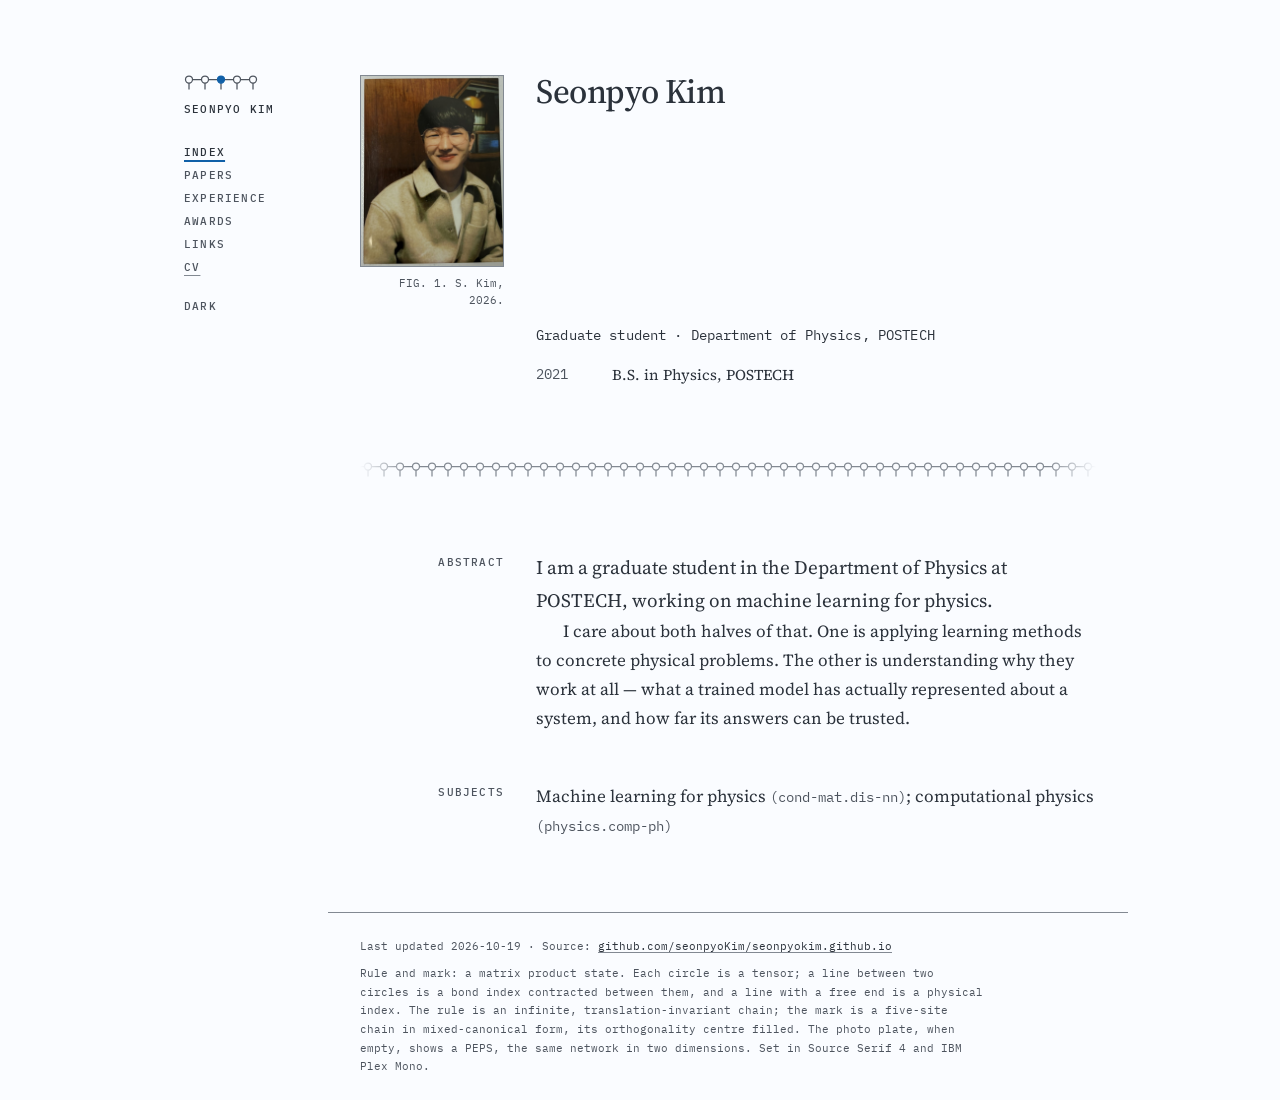
<file: index.html>
<!DOCTYPE html>
<html lang="en">
<head>
<meta charset="utf-8">
<meta name="viewport" content="width=device-width,initial-scale=1">
<meta name="color-scheme" content="light">
<!-- Restore the reader's saved theme before the stylesheet parses, so a
     dark-toggled visitor never sees a flash of light. Light is the default. -->
<script>try{var t=localStorage.getItem('theme');if(t==='dark'||t==='light'){var d=document.documentElement;d.dataset.theme=t;d.style.colorScheme=t}}catch(e){}</script>
<title>Seonpyo Kim</title>
<meta name="description" content="Seonpyo Kim — graduate student in the Department of Physics, POSTECH, working on machine learning for physics.">
<meta property="og:type" content="profile">
<meta property="og:title" content="Seonpyo Kim">
<meta property="og:description" content="Graduate student in the Department of Physics, POSTECH, working on machine learning for physics.">
<meta property="og:url" content="https://seonpyokim.github.io/">
<!-- The ?v= on favicon.svg and style.css is the date either file last
     changed. Bump it on every page whenever you edit them: GitHub Pages
     lets browsers keep a file for ten minutes, so without a new URL a fresh
     page can arrive with the old stylesheet. -->
<link rel="icon" href="favicon.svg?v=2026-10-19" type="image/svg+xml">
<link rel="preconnect" href="https://fonts.googleapis.com">
<link rel="preconnect" href="https://fonts.gstatic.com" crossorigin>
<link rel="stylesheet" href="https://fonts.googleapis.com/css2?family=IBM+Plex+Mono:wght@400;500&amp;family=Source+Serif+4:ital,opsz,wght@0,8..60,400..600;1,8..60,400&amp;display=swap">
<link rel="stylesheet" href="style.css?v=2026-10-19">
</head>
<body>

<a class="skip" href="#main">Skip to content</a>

<header class="masthead">
  <div class="wrap masthead__in">
    <a class="wordmark" href="index.html">
      <!-- The mark: a five-site matrix product state with open ends, in
           mixed-canonical form. The filled tensor is the orthogonality
           centre; the rest are hollow. -->
      <svg class="mark" width="74" height="20" viewBox="0 0 74 20" role="img" aria-label="A five-site matrix product state, its orthogonality centre filled" color="#4D545E" xmlns="http://www.w3.org/2000/svg"><g fill="none" stroke="currentColor" stroke-width="1.25"><path d="M8.5 7.5H17.5M24.5 7.5H33.5M40.5 7.5H49.5M56.5 7.5H65.5M5 11V17.5M21 11V17.5M37 11V17.5M53 11V17.5M69 11V17.5"/><circle cx="5" cy="7.5" r="3.5"/><circle cx="21" cy="7.5" r="3.5"/><circle cx="53" cy="7.5" r="3.5"/><circle cx="69" cy="7.5" r="3.5"/></g><circle class="oc" cx="37" cy="7.5" r="3.5" fill="#1060A8" stroke="#1060A8" stroke-width="1.25"/></svg>
      <span>Seonpyo Kim</span>
    </a>
    <nav aria-label="Primary">
      <a href="index.html" aria-current="page">Index</a>
      <span class="sep" aria-hidden="true">&middot;</span>
      <a href="papers.html">Papers</a>
      <span class="sep" aria-hidden="true">&middot;</span>
      <a href="experience.html">Experience</a>
      <span class="sep" aria-hidden="true">&middot;</span>
      <a href="awards.html">Awards</a>
      <span class="sep" aria-hidden="true">&middot;</span>
      <a href="links.html">Links</a>
      <span class="sep" aria-hidden="true">&middot;</span>
      <a href="CV/cv.pdf" download="Seonpyo_Kim_CV.pdf">CV<span class="vh"> (PDF)</span></a>
      <span class="sep" aria-hidden="true">&middot;</span>
      <button class="theme" type="button" aria-pressed="false" hidden>Dark</button>
    </nav>
  </div>
</header>

<main id="main" class="wrap">

  <!-- ==================== TITLE BLOCK ==================== -->
  <section class="row titleblock">

    <!-- PHOTO. portrait.jpg is 576x720 (a 4:5 crop), 67 KB, with ALL metadata
         stripped — the camera original carried GPS coordinates, which must
         never be published. To replace it: drop in a new portrait.jpg at the
         same size, run it through an EXIF stripper first, and edit the
         caption below. If the file is ever missing the plate falls back to
         a PEPS tensor network, so the layout never breaks. -->
    <figure class="rail plate-fig">
      <div class="plate">
        <svg class="plate__lattice" viewBox="0 0 144 180" preserveAspectRatio="xMidYMid slice" aria-hidden="true" focusable="false" color="#828992" xmlns="http://www.w3.org/2000/svg"><defs><pattern id="peps" patternUnits="userSpaceOnUse" x="0" y="0" width="24" height="24"><g fill="none" stroke="currentColor" stroke-width="1.25"><path d="M0 12H8.5M15.5 12H24M12 0V8.5M12 15.5V24M9.53 14.47L4.93 19.07"/><circle cx="12" cy="12" r="3.5"/></g></pattern></defs><rect width="144" height="180" fill="url(#peps)"/></svg>
        <img src="portrait.jpg" alt="Seonpyo Kim" width="576" height="771" onerror="this.remove()">
      </div>
      <figcaption>FIG.&nbsp;1. S. Kim, 2026.</figcaption>
    </figure>

    <!-- Your name in Hangul can go here if you want it — it helps tell you
         apart from the other published Seonpyo Kim. I have left it out
         rather than guess the spelling; fill it in and uncomment:
         <span class="ko" lang="ko">김선표</span>   -->
    <h1 class="name">Seonpyo Kim</h1>

    <!-- AFFILIATION. Taken from your own GitHub bio. Add your centre, group
         or advisor on a second line if you want them here, e.g.
         <br>IBS Center for Artificial Low Dimensional Electronic Systems -->
    <p class="standfirst">Graduate student &middot; Department of Physics, POSTECH</p>

    <!-- EDUCATION / HISTORY. Newest first, like every other list on this site.
         To add an entry, copy a dt/dd pair and put it ABOVE the existing ones:
           <dt><time datetime="2027">2027</time></dt>
           <dd>M.S. in Physics, POSTECH</dd>
         For a span, use the start year in datetime and an en dash in the text:
           <dt><time datetime="2021">2021&ndash;</time></dt>              -->
    <dl class="history">
      <dt><time datetime="2021">2021</time></dt>
      <dd>B.S. in Physics, POSTECH</dd>
    </dl>
  </section>

  <!-- The rule: an infinite matrix product state, one tensor every 16px. -->
  <svg class="mps" width="100%" height="20" aria-hidden="true" focusable="false" color="#828992" xmlns="http://www.w3.org/2000/svg"><defs><pattern id="mps" patternUnits="userSpaceOnUse" x="0" y="0" width="16" height="20"><g fill="none" stroke="currentColor" stroke-width="1.25"><path d="M0 7.5H4.5M11.5 7.5H16M8 11V17.5"/><circle cx="8" cy="7.5" r="3.5"/></g></pattern></defs><rect width="100%" height="20" fill="url(#mps)"/></svg>

  <!-- ==================== ABSTRACT ==================== -->
  <section class="row" aria-labelledby="lbl-abstract">
    <h2 class="rail label" id="lbl-abstract">Abstract</h2>
    <div class="prose">
      <!-- TWO TO FOUR SENTENCES IS THE TARGET. First person, plainly stated.
           The one thing worth adding here is what you actually work on and
           who you work with — that is the sentence readers come for. -->
      <p class="lede">I am a graduate student in the Department of Physics at
        POSTECH, working on machine learning for physics.</p>
      <p>I care about both halves of that. One is applying learning methods to
        concrete physical problems. The other is understanding why they work at
        all &mdash; what a trained model has actually represented about a
        system, and how far its answers can be trusted.</p>
    </div>
  </section>

  <!-- ==================== SUBJECTS ==================== -->
  <section class="row" aria-labelledby="lbl-subjects">
    <h2 class="rail label" id="lbl-subjects">Subjects</h2>
    <!-- Add the specific systems or methods once you want to be concrete.
         Nouns, not adjectives: "neural quantum states; variational Monte
         Carlo; phase classification" reads well; "AI for science; novel
         methods" does not. Never more than six.
         The codes are real arXiv categories, verified against
         arxiv.org/category_taxonomy:
           cond-mat.dis-nn  Disordered Systems and Neural Networks
           physics.comp-ph  Computational Physics
           cs.LG / stat.ML  Machine Learning
           physics.data-an  Data Analysis, Statistics and Probability
         Use whichever you actually post under as the first one. -->
    <p class="subjects">Machine learning for physics
      <code class="cat">(cond-mat.dis-nn)</code>; computational physics
      <code class="cat">(physics.comp-ph)</code></p>
  </section>

</main>

<footer class="colophon">
  <div class="wrap">
    <!-- Bump this date by hand when you change the page. It is deliberately
         not auto-generated: an auto year makes an abandoned site look
         maintained, which is the actual harm. -->
    <p>Last updated <time datetime="2026-10-19">2026-10-19</time> &middot;
      Source: <a href="https://github.com/seonpyoKim/seonpyokim.github.io">github.com/seonpyoKim/seonpyokim.github.io</a></p>
    <p>Rule and mark: a matrix product state. Each circle is a tensor; a line between two circles is a bond index contracted between them, and a line with a free end is a physical index. The rule is an infinite, translation-invariant chain; the mark is a five-site chain in mixed-canonical form, its orthogonality centre filled. The photo plate, when empty, shows a PEPS, the same network in two dimensions. Set in Source Serif 4 and IBM Plex Mono.</p>
  </div>
</footer>

<!-- Theme toggle. The button is hidden until this runs, so it never appears
     as a dead control when JavaScript is off. -->
<script>
(function(){
  var b=document.querySelector('.theme'),d=document.documentElement;
  if(!b)return;
  b.hidden=false;
  function sync(){b.setAttribute('aria-pressed',d.dataset.theme==='dark')}
  sync();
  b.addEventListener('click',function(){
    var next=d.dataset.theme==='dark'?'light':'dark';
    d.dataset.theme=next;d.style.colorScheme=next;
    try{localStorage.setItem('theme',next)}catch(e){}
    sync();
  });
})();
</script>

</body>
</html>
</file>
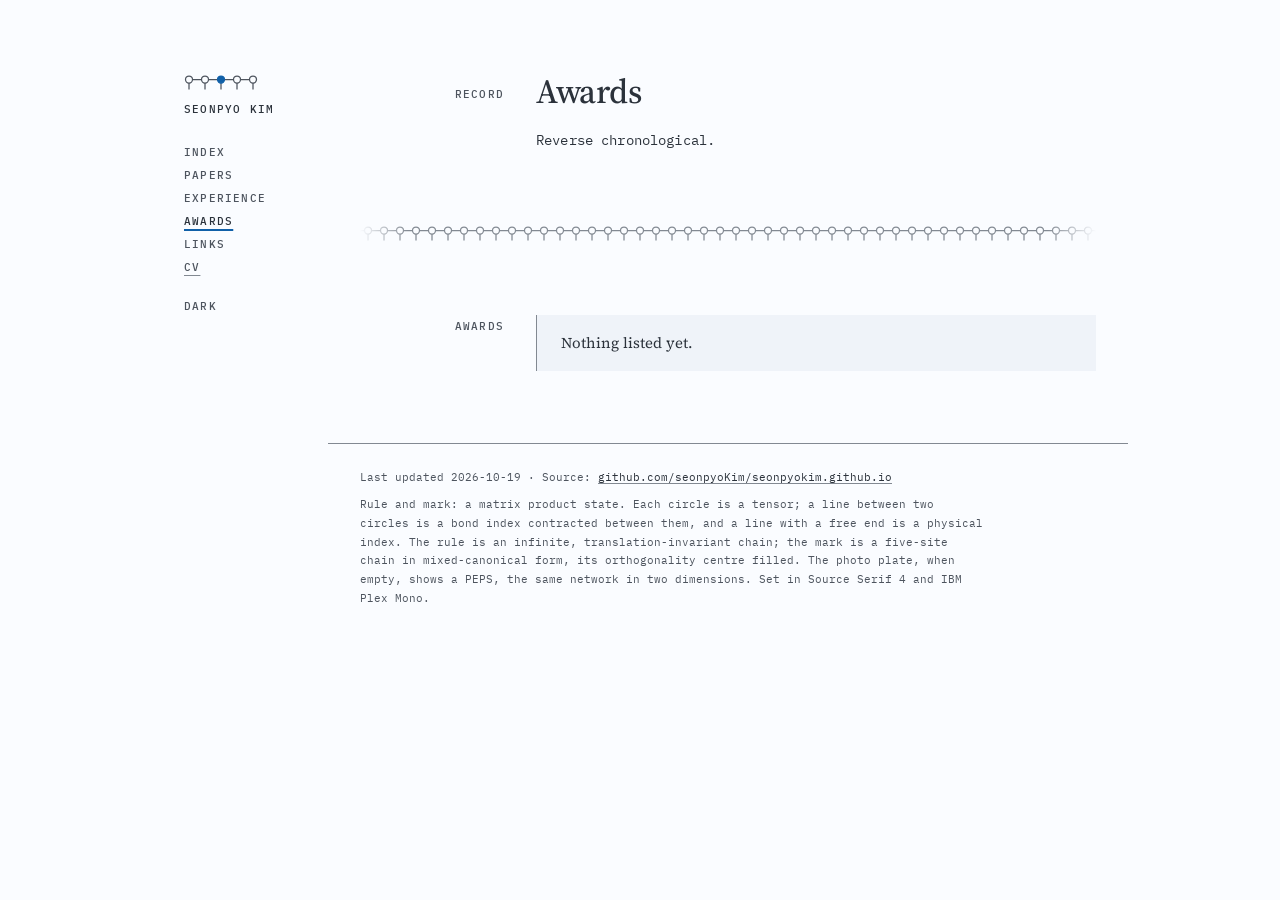
<file: awards.html>
<!DOCTYPE html>
<html lang="en">
<head>
<meta charset="utf-8">
<meta name="viewport" content="width=device-width,initial-scale=1">
<meta name="color-scheme" content="light">
<!-- Restore the reader's saved theme before the stylesheet parses, so a
     dark-toggled visitor never sees a flash of light. Light is the default. -->
<script>try{var t=localStorage.getItem('theme');if(t==='dark'||t==='light'){var d=document.documentElement;d.dataset.theme=t;d.style.colorScheme=t}}catch(e){}</script>
<title>Awards &mdash; Seonpyo Kim</title>
<meta name="description" content="Awards and honours received by Seonpyo Kim, graduate student in the Department of Physics, POSTECH.">
<meta property="og:type" content="profile">
<meta property="og:title" content="Awards — Seonpyo Kim">
<meta property="og:description" content="Awards and honours received by Seonpyo Kim, POSTECH.">
<meta property="og:url" content="https://seonpyokim.github.io/awards.html">
<!-- The ?v= on favicon.svg and style.css is the date either file last
     changed. Bump it on every page whenever you edit them: GitHub Pages
     lets browsers keep a file for ten minutes, so without a new URL a fresh
     page can arrive with the old stylesheet. -->
<link rel="icon" href="favicon.svg?v=2026-10-19" type="image/svg+xml">
<link rel="preconnect" href="https://fonts.googleapis.com">
<link rel="preconnect" href="https://fonts.gstatic.com" crossorigin>
<link rel="stylesheet" href="https://fonts.googleapis.com/css2?family=IBM+Plex+Mono:wght@400;500&amp;family=Source+Serif+4:ital,opsz,wght@0,8..60,400..600;1,8..60,400&amp;display=swap">
<link rel="stylesheet" href="style.css?v=2026-10-19">
</head>
<body>

<a class="skip" href="#main">Skip to content</a>

<header class="masthead">
  <div class="wrap masthead__in">
    <a class="wordmark" href="index.html">
      <svg class="mark" width="74" height="20" viewBox="0 0 74 20" role="img" aria-label="A five-site matrix product state, its orthogonality centre filled" color="#4D545E" xmlns="http://www.w3.org/2000/svg"><g fill="none" stroke="currentColor" stroke-width="1.25"><path d="M8.5 7.5H17.5M24.5 7.5H33.5M40.5 7.5H49.5M56.5 7.5H65.5M5 11V17.5M21 11V17.5M37 11V17.5M53 11V17.5M69 11V17.5"/><circle cx="5" cy="7.5" r="3.5"/><circle cx="21" cy="7.5" r="3.5"/><circle cx="53" cy="7.5" r="3.5"/><circle cx="69" cy="7.5" r="3.5"/></g><circle class="oc" cx="37" cy="7.5" r="3.5" fill="#1060A8" stroke="#1060A8" stroke-width="1.25"/></svg>
      <span>Seonpyo Kim</span>
    </a>
    <nav aria-label="Primary">
      <a href="index.html">Index</a>
      <span class="sep" aria-hidden="true">&middot;</span>
      <a href="papers.html">Papers</a>
      <span class="sep" aria-hidden="true">&middot;</span>
      <a href="experience.html">Experience</a>
      <span class="sep" aria-hidden="true">&middot;</span>
      <a href="awards.html" aria-current="page">Awards</a>
      <span class="sep" aria-hidden="true">&middot;</span>
      <a href="links.html">Links</a>
      <span class="sep" aria-hidden="true">&middot;</span>
      <a href="CV/cv.pdf" download="Seonpyo_Kim_CV.pdf">CV<span class="vh"> (PDF)</span></a>
      <span class="sep" aria-hidden="true">&middot;</span>
      <button class="theme" type="button" aria-pressed="false" hidden>Dark</button>
    </nav>
  </div>
</header>

<main id="main" class="wrap">

  <section class="row titleblock">
    <p class="rail label">Record</p>
    <h1 class="name">Awards</h1>
    <p class="standfirst">Reverse chronological.</p>
  </section>

  <svg class="mps" width="100%" height="20" aria-hidden="true" focusable="false" color="#828992" xmlns="http://www.w3.org/2000/svg"><defs><pattern id="mps" patternUnits="userSpaceOnUse" x="0" y="0" width="16" height="20"><g fill="none" stroke="currentColor" stroke-width="1.25"><path d="M0 7.5H4.5M11.5 7.5H16M8 11V17.5"/><circle cx="8" cy="7.5" r="3.5"/></g></pattern></defs><rect width="100%" height="20" fill="url(#mps)"/></svg>

  <!-- ==================== EMPTY STATE ====================
       Delete this whole <section> as soon as there is one entry, and
       uncomment the list below in its place. -->
  <section class="row" aria-labelledby="lbl-awards">
    <h2 class="rail label" id="lbl-awards">Awards</h2>
    <div class="notice">
      <p>Nothing listed yet.</p>
    </div>
  </section>

<!-- =======================================================================
     TEMPLATE. Newest first. Copy an <li> block and put it ABOVE the others.

     Keep this list SHORT and keep it to things a stranger would recognise as
     competitive: fellowships, named scholarships, best-paper or best-poster
     prizes, national or society-level awards. Coursework prizes, GPA and
     anything from before university read as padding on a researcher's page
     and are better left off.

     The <p class="award-note"> line is optional — use it only when the award
     needs context a reader would not have (how many are given, out of what
     field). Delete the line otherwise rather than padding it.

  <section class="row" aria-labelledby="lbl-awards">
    <h2 class="rail label" id="lbl-awards">Awards</h2>
    <ol class="awards">
      <li class="award">
        <p class="award-title">Name of the award</p>
        <p class="award-org">Granting body</p>
        <p class="award-when"><time datetime="2027">2027</time></p>
        <p class="award-note">Awarded to N students nationally.</p>
      </li>
    </ol>
  </section>
======================================================================= -->

</main>

<footer class="colophon">
  <div class="wrap">
    <p>Last updated <time datetime="2026-10-19">2026-10-19</time> &middot;
      Source: <a href="https://github.com/seonpyoKim/seonpyokim.github.io">github.com/seonpyoKim/seonpyokim.github.io</a></p>
    <p>Rule and mark: a matrix product state. Each circle is a tensor; a line between two circles is a bond index contracted between them, and a line with a free end is a physical index. The rule is an infinite, translation-invariant chain; the mark is a five-site chain in mixed-canonical form, its orthogonality centre filled. The photo plate, when empty, shows a PEPS, the same network in two dimensions. Set in Source Serif 4 and IBM Plex Mono.</p>
  </div>
</footer>

<!-- Theme toggle. The button is hidden until this runs, so it never appears
     as a dead control when JavaScript is off. -->
<script>
(function(){
  var b=document.querySelector('.theme'),d=document.documentElement;
  if(!b)return;
  b.hidden=false;
  function sync(){b.setAttribute('aria-pressed',d.dataset.theme==='dark')}
  sync();
  b.addEventListener('click',function(){
    var next=d.dataset.theme==='dark'?'light':'dark';
    d.dataset.theme=next;d.style.colorScheme=next;
    try{localStorage.setItem('theme',next)}catch(e){}
    sync();
  });
})();
</script>

</body>
</html>
</file>
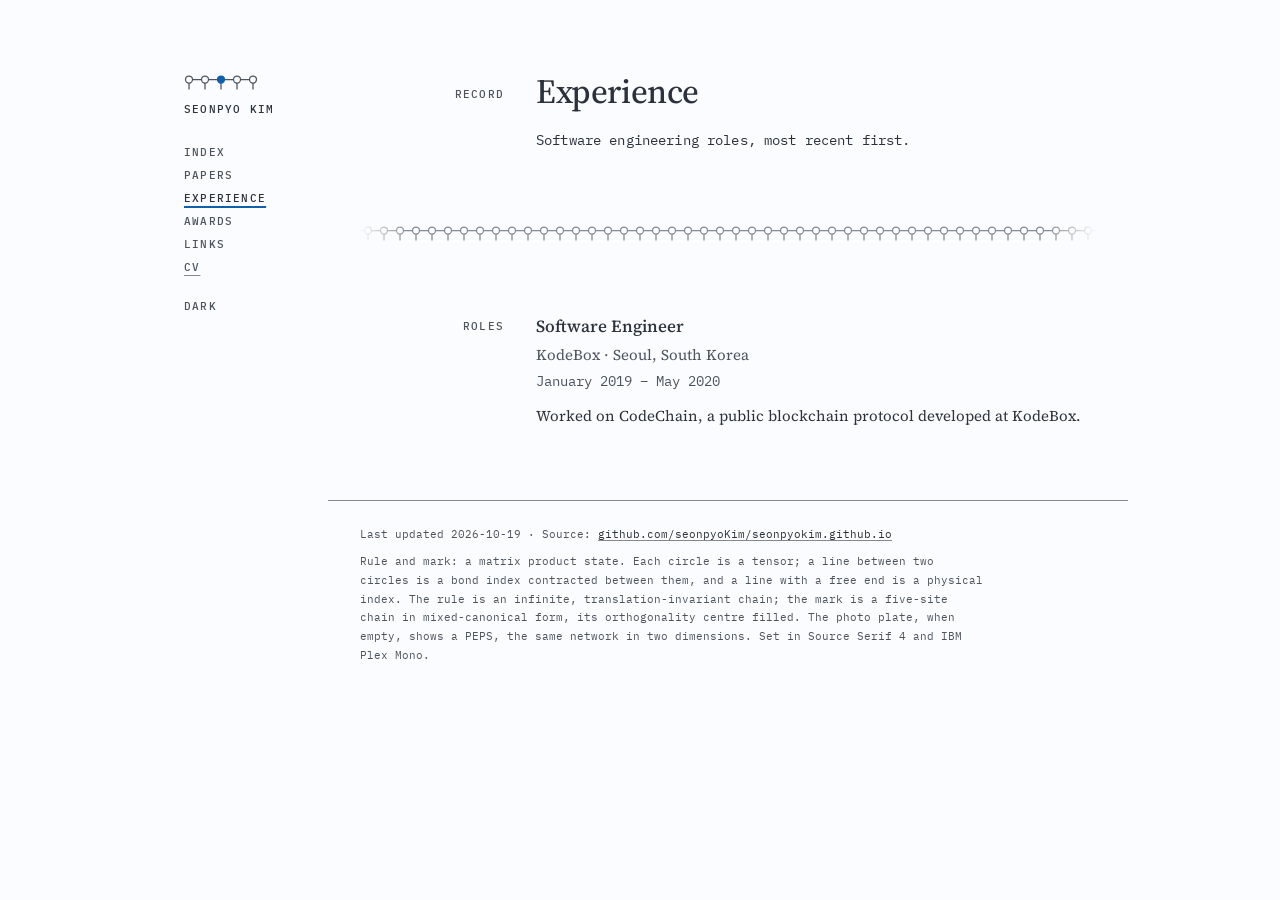
<file: experience.html>
<!DOCTYPE html>
<html lang="en">
<head>
<meta charset="utf-8">
<meta name="viewport" content="width=device-width,initial-scale=1">
<meta name="color-scheme" content="light">
<!-- Restore the reader's saved theme before the stylesheet parses, so a
     dark-toggled visitor never sees a flash of light. Light is the default. -->
<script>try{var t=localStorage.getItem('theme');if(t==='dark'||t==='light'){var d=document.documentElement;d.dataset.theme=t;d.style.colorScheme=t}}catch(e){}</script>
<title>Experience &mdash; Seonpyo Kim</title>
<meta name="description" content="Software engineering experience of Seonpyo Kim, graduate student in the Department of Physics, POSTECH.">
<meta property="og:type" content="profile">
<meta property="og:title" content="Experience — Seonpyo Kim">
<meta property="og:description" content="Software engineering experience of Seonpyo Kim, POSTECH.">
<meta property="og:url" content="https://seonpyokim.github.io/experience.html">
<!-- The ?v= on favicon.svg and style.css is the date either file last
     changed. Bump it on every page whenever you edit them: GitHub Pages
     lets browsers keep a file for ten minutes, so without a new URL a fresh
     page can arrive with the old stylesheet. -->
<link rel="icon" href="favicon.svg?v=2026-10-19" type="image/svg+xml">
<link rel="preconnect" href="https://fonts.googleapis.com">
<link rel="preconnect" href="https://fonts.gstatic.com" crossorigin>
<link rel="stylesheet" href="https://fonts.googleapis.com/css2?family=IBM+Plex+Mono:wght@400;500&amp;family=Source+Serif+4:ital,opsz,wght@0,8..60,400..600;1,8..60,400&amp;display=swap">
<link rel="stylesheet" href="style.css?v=2026-10-19">
</head>
<body>

<a class="skip" href="#main">Skip to content</a>

<header class="masthead">
  <div class="wrap masthead__in">
    <a class="wordmark" href="index.html">
      <svg class="mark" width="74" height="20" viewBox="0 0 74 20" role="img" aria-label="A five-site matrix product state, its orthogonality centre filled" color="#4D545E" xmlns="http://www.w3.org/2000/svg"><g fill="none" stroke="currentColor" stroke-width="1.25"><path d="M8.5 7.5H17.5M24.5 7.5H33.5M40.5 7.5H49.5M56.5 7.5H65.5M5 11V17.5M21 11V17.5M37 11V17.5M53 11V17.5M69 11V17.5"/><circle cx="5" cy="7.5" r="3.5"/><circle cx="21" cy="7.5" r="3.5"/><circle cx="53" cy="7.5" r="3.5"/><circle cx="69" cy="7.5" r="3.5"/></g><circle class="oc" cx="37" cy="7.5" r="3.5" fill="#1060A8" stroke="#1060A8" stroke-width="1.25"/></svg>
      <span>Seonpyo Kim</span>
    </a>
    <nav aria-label="Primary">
      <a href="index.html">Index</a>
      <span class="sep" aria-hidden="true">&middot;</span>
      <a href="papers.html">Papers</a>
      <span class="sep" aria-hidden="true">&middot;</span>
      <a href="experience.html" aria-current="page">Experience</a>
      <span class="sep" aria-hidden="true">&middot;</span>
      <a href="awards.html">Awards</a>
      <span class="sep" aria-hidden="true">&middot;</span>
      <a href="links.html">Links</a>
      <span class="sep" aria-hidden="true">&middot;</span>
      <a href="CV/cv.pdf" download="Seonpyo_Kim_CV.pdf">CV<span class="vh"> (PDF)</span></a>
      <span class="sep" aria-hidden="true">&middot;</span>
      <button class="theme" type="button" aria-pressed="false" hidden>Dark</button>
    </nav>
  </div>
</header>

<main id="main" class="wrap">

  <section class="row titleblock">
    <p class="rail label">Record</p>
    <h1 class="name">Experience</h1>
    <p class="standfirst">Software engineering roles, most recent first.</p>
  </section>

  <svg class="mps" width="100%" height="20" aria-hidden="true" focusable="false" color="#828992" xmlns="http://www.w3.org/2000/svg"><defs><pattern id="mps" patternUnits="userSpaceOnUse" x="0" y="0" width="16" height="20"><g fill="none" stroke="currentColor" stroke-width="1.25"><path d="M0 7.5H4.5M11.5 7.5H16M8 11V17.5"/><circle cx="8" cy="7.5" r="3.5"/></g></pattern></defs><rect width="100%" height="20" fill="url(#mps)"/></svg>

  <section class="row" aria-labelledby="lbl-roles">
    <h2 class="rail label" id="lbl-roles">Roles</h2>
    <ol class="roles">

      <!-- Newest first. To add a role, copy this whole <li> block and put it
           ABOVE the existing ones. Keep the machine-readable months in the
           datetime attributes (YYYY-MM) even though the visible text is
           spelled out — that is what makes the dates parseable. -->
      <li class="role">
        <p class="role-title">Software Engineer</p>
        <p class="role-org">KodeBox &middot; Seoul, South Korea</p>
        <p class="role-when"><time datetime="2019-01">January 2019</time> &ndash;
          <time datetime="2020-05">May 2020</time></p>
        <!-- One or two sentences on what you actually built is worth adding
             here — what you owned, in what language, at what scale. I have
             kept it to what I could verify rather than guess. -->
        <p class="role-note">Worked on CodeChain, a public blockchain protocol
          developed at KodeBox.</p>
      </li>

    </ol>
  </section>

</main>

<footer class="colophon">
  <div class="wrap">
    <p>Last updated <time datetime="2026-10-19">2026-10-19</time> &middot;
      Source: <a href="https://github.com/seonpyoKim/seonpyokim.github.io">github.com/seonpyoKim/seonpyokim.github.io</a></p>
    <p>Rule and mark: a matrix product state. Each circle is a tensor; a line between two circles is a bond index contracted between them, and a line with a free end is a physical index. The rule is an infinite, translation-invariant chain; the mark is a five-site chain in mixed-canonical form, its orthogonality centre filled. The photo plate, when empty, shows a PEPS, the same network in two dimensions. Set in Source Serif 4 and IBM Plex Mono.</p>
  </div>
</footer>

<!-- Theme toggle. The button is hidden until this runs, so it never appears
     as a dead control when JavaScript is off. -->
<script>
(function(){
  var b=document.querySelector('.theme'),d=document.documentElement;
  if(!b)return;
  b.hidden=false;
  function sync(){b.setAttribute('aria-pressed',d.dataset.theme==='dark')}
  sync();
  b.addEventListener('click',function(){
    var next=d.dataset.theme==='dark'?'light':'dark';
    d.dataset.theme=next;d.style.colorScheme=next;
    try{localStorage.setItem('theme',next)}catch(e){}
    sync();
  });
})();
</script>

</body>
</html>
</file>
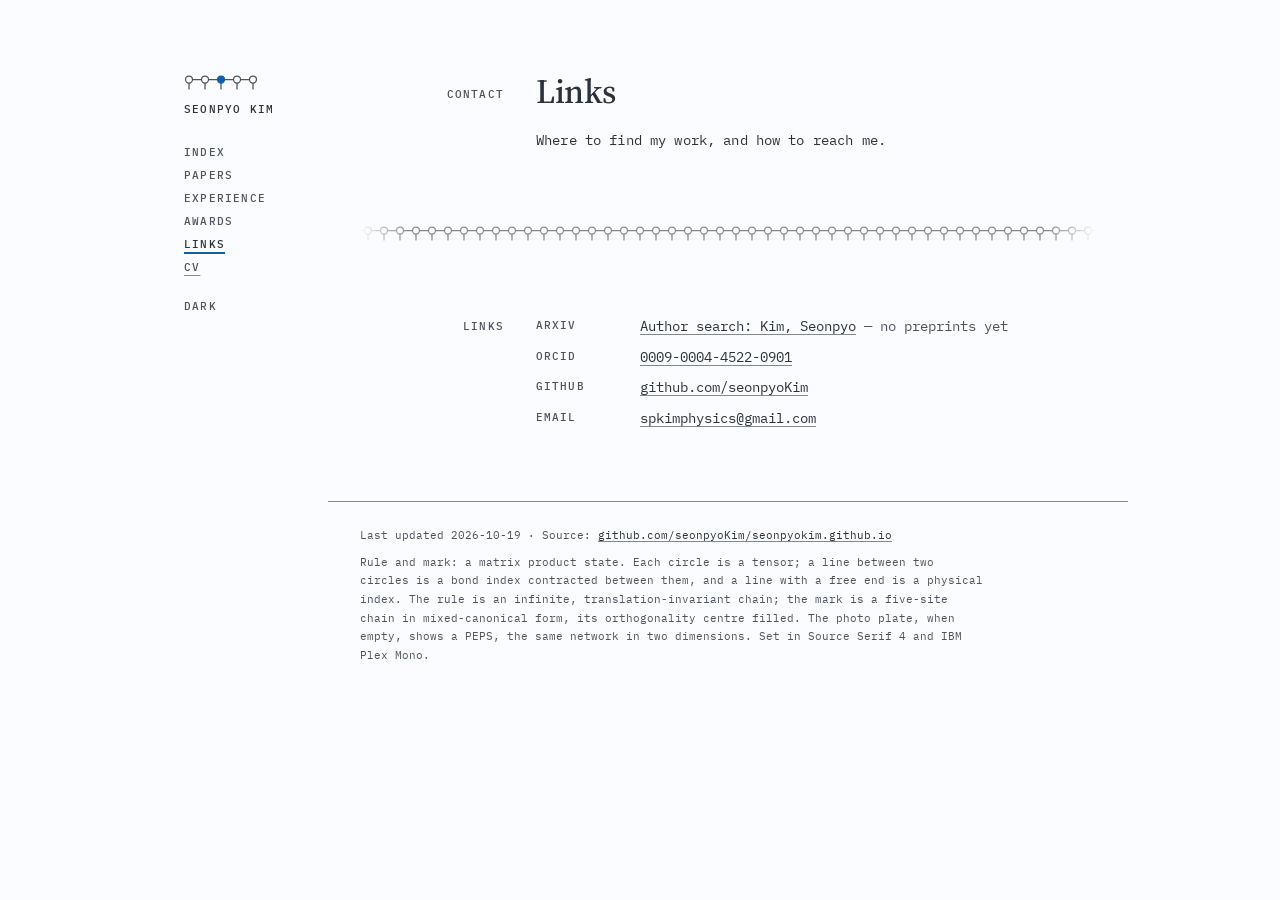
<file: links.html>
<!DOCTYPE html>
<html lang="en">
<head>
<meta charset="utf-8">
<meta name="viewport" content="width=device-width,initial-scale=1">
<meta name="color-scheme" content="light">
<!-- Restore the reader's saved theme before the stylesheet parses, so a
     dark-toggled visitor never sees a flash of light. Light is the default. -->
<script>try{var t=localStorage.getItem('theme');if(t==='dark'||t==='light'){var d=document.documentElement;d.dataset.theme=t;d.style.colorScheme=t}}catch(e){}</script>
<title>Links &mdash; Seonpyo Kim</title>
<meta name="description" content="Where to find Seonpyo Kim's work, and how to get in touch: arXiv, ORCID, GitHub and email.">
<meta property="og:type" content="profile">
<meta property="og:title" content="Links — Seonpyo Kim">
<meta property="og:description" content="arXiv, ORCID, GitHub and email for Seonpyo Kim, POSTECH.">
<meta property="og:url" content="https://seonpyokim.github.io/links.html">
<!-- The ?v= on favicon.svg and style.css is the date either file last
     changed. Bump it on every page whenever you edit them: GitHub Pages
     lets browsers keep a file for ten minutes, so without a new URL a fresh
     page can arrive with the old stylesheet. -->
<link rel="icon" href="favicon.svg?v=2026-10-19" type="image/svg+xml">
<link rel="preconnect" href="https://fonts.googleapis.com">
<link rel="preconnect" href="https://fonts.gstatic.com" crossorigin>
<link rel="stylesheet" href="https://fonts.googleapis.com/css2?family=IBM+Plex+Mono:wght@400;500&amp;family=Source+Serif+4:ital,opsz,wght@0,8..60,400..600;1,8..60,400&amp;display=swap">
<link rel="stylesheet" href="style.css?v=2026-10-19">
</head>
<body>

<a class="skip" href="#main">Skip to content</a>

<header class="masthead">
  <div class="wrap masthead__in">
    <a class="wordmark" href="index.html">
      <svg class="mark" width="74" height="20" viewBox="0 0 74 20" role="img" aria-label="A five-site matrix product state, its orthogonality centre filled" color="#4D545E" xmlns="http://www.w3.org/2000/svg"><g fill="none" stroke="currentColor" stroke-width="1.25"><path d="M8.5 7.5H17.5M24.5 7.5H33.5M40.5 7.5H49.5M56.5 7.5H65.5M5 11V17.5M21 11V17.5M37 11V17.5M53 11V17.5M69 11V17.5"/><circle cx="5" cy="7.5" r="3.5"/><circle cx="21" cy="7.5" r="3.5"/><circle cx="53" cy="7.5" r="3.5"/><circle cx="69" cy="7.5" r="3.5"/></g><circle class="oc" cx="37" cy="7.5" r="3.5" fill="#1060A8" stroke="#1060A8" stroke-width="1.25"/></svg>
      <span>Seonpyo Kim</span>
    </a>
    <nav aria-label="Primary">
      <a href="index.html">Index</a>
      <span class="sep" aria-hidden="true">&middot;</span>
      <a href="papers.html">Papers</a>
      <span class="sep" aria-hidden="true">&middot;</span>
      <a href="experience.html">Experience</a>
      <span class="sep" aria-hidden="true">&middot;</span>
      <a href="awards.html">Awards</a>
      <span class="sep" aria-hidden="true">&middot;</span>
      <a href="links.html" aria-current="page">Links</a>
      <span class="sep" aria-hidden="true">&middot;</span>
      <a href="CV/cv.pdf" download="Seonpyo_Kim_CV.pdf">CV<span class="vh"> (PDF)</span></a>
      <span class="sep" aria-hidden="true">&middot;</span>
      <button class="theme" type="button" aria-pressed="false" hidden>Dark</button>
    </nav>
  </div>
</header>

<main id="main" class="wrap">

  <section class="row titleblock">
    <p class="rail label">Contact</p>
    <h1 class="name">Links</h1>
    <p class="standfirst">Where to find my work, and how to reach me.</p>
  </section>

  <svg class="mps" width="100%" height="20" aria-hidden="true" focusable="false" color="#828992" xmlns="http://www.w3.org/2000/svg"><defs><pattern id="mps" patternUnits="userSpaceOnUse" x="0" y="0" width="16" height="20"><g fill="none" stroke="currentColor" stroke-width="1.25"><path d="M0 7.5H4.5M11.5 7.5H16M8 11V17.5"/><circle cx="8" cy="7.5" r="3.5"/></g></pattern></defs><rect width="100%" height="20" fill="url(#mps)"/></svg>

  <section class="row" aria-labelledby="lbl-links">
    <h2 class="rail label" id="lbl-links">Links</h2>
    <dl class="links">
      <dt>arXiv</dt>
      <dd><a href="https://arxiv.org/search/?searchtype=author&amp;query=Kim%2C+Seonpyo">Author search: Kim, Seonpyo</a>
        <span class="dim">&mdash; no preprints yet</span></dd>

      <dt>ORCID</dt>
      <dd><a href="https://orcid.org/0009-0004-4522-0901" class="mono">0009-0004-4522-0901</a></dd>

      <dt>GitHub</dt>
      <dd><a href="https://github.com/seonpyoKim">github.com/seonpyoKim</a></dd>

      <!-- EMAIL. Two places to change: the mailto: href and the visible text. -->
      <dt>Email</dt>
      <dd><a href="mailto:spkimphysics@gmail.com">spkimphysics@gmail.com</a></dd>

      <!-- UNCOMMENT EACH ROW THE DAY IT BECOMES REAL. Never ship a
           placeholder identifier: a dummy Scholar id in a metadata list is
           exactly the template residue this page is built to avoid.

           Once a preprint is up and your ORCID iD is linked in your arXiv
           account, the arXiv row above can point to
           https://arxiv.org/a/0009-0004-4522-0901 instead of the search.

      <dt>Scholar</dt>
      <dd><a href="https://scholar.google.com/citations?user=XXXXXXXXXXXX&amp;hl=en">Google Scholar profile</a></dd>
      -->
    </dl>
  </section>

</main>

<footer class="colophon">
  <div class="wrap">
    <p>Last updated <time datetime="2026-10-19">2026-10-19</time> &middot;
      Source: <a href="https://github.com/seonpyoKim/seonpyokim.github.io">github.com/seonpyoKim/seonpyokim.github.io</a></p>
    <p>Rule and mark: a matrix product state. Each circle is a tensor; a line between two circles is a bond index contracted between them, and a line with a free end is a physical index. The rule is an infinite, translation-invariant chain; the mark is a five-site chain in mixed-canonical form, its orthogonality centre filled. The photo plate, when empty, shows a PEPS, the same network in two dimensions. Set in Source Serif 4 and IBM Plex Mono.</p>
  </div>
</footer>

<!-- Theme toggle. The button is hidden until this runs, so it never appears
     as a dead control when JavaScript is off. -->
<script>
(function(){
  var b=document.querySelector('.theme'),d=document.documentElement;
  if(!b)return;
  b.hidden=false;
  function sync(){b.setAttribute('aria-pressed',d.dataset.theme==='dark')}
  sync();
  b.addEventListener('click',function(){
    var next=d.dataset.theme==='dark'?'light':'dark';
    d.dataset.theme=next;d.style.colorScheme=next;
    try{localStorage.setItem('theme',next)}catch(e){}
    sync();
  });
})();
</script>

</body>
</html>
</file>
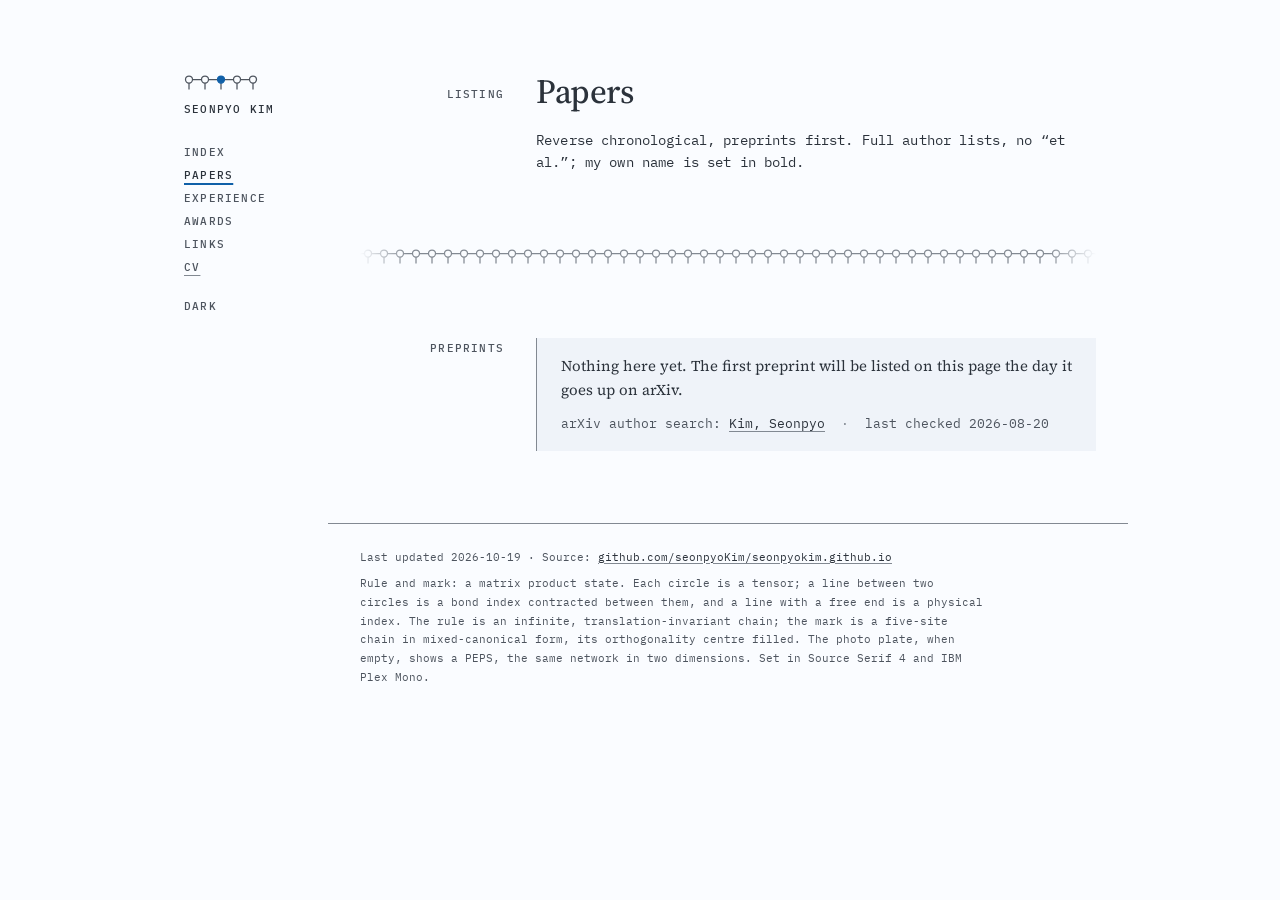
<file: papers.html>
<!DOCTYPE html>
<html lang="en">
<head>
<meta charset="utf-8">
<meta name="viewport" content="width=device-width,initial-scale=1">
<meta name="color-scheme" content="light">
<!-- Restore the reader's saved theme before the stylesheet parses, so a
     dark-toggled visitor never sees a flash of light. Light is the default. -->
<script>try{var t=localStorage.getItem('theme');if(t==='dark'||t==='light'){var d=document.documentElement;d.dataset.theme=t;d.style.colorScheme=t}}catch(e){}</script>
<title>Papers &mdash; Seonpyo Kim</title>
<meta name="description" content="Preprints and published work by Seonpyo Kim — machine learning for physics, Department of Physics, POSTECH.">
<meta property="og:type" content="profile">
<meta property="og:title" content="Papers — Seonpyo Kim">
<meta property="og:description" content="Preprints and published work by Seonpyo Kim — machine learning for physics, POSTECH.">
<meta property="og:url" content="https://seonpyokim.github.io/papers.html">
<!-- The ?v= on favicon.svg and style.css is the date either file last
     changed. Bump it on every page whenever you edit them: GitHub Pages
     lets browsers keep a file for ten minutes, so without a new URL a fresh
     page can arrive with the old stylesheet. -->
<link rel="icon" href="favicon.svg?v=2026-10-19" type="image/svg+xml">
<link rel="preconnect" href="https://fonts.googleapis.com">
<link rel="preconnect" href="https://fonts.gstatic.com" crossorigin>
<link rel="stylesheet" href="https://fonts.googleapis.com/css2?family=IBM+Plex+Mono:wght@400;500&amp;family=Source+Serif+4:ital,opsz,wght@0,8..60,400..600;1,8..60,400&amp;display=swap">
<link rel="stylesheet" href="style.css?v=2026-10-19">
</head>
<body>

<a class="skip" href="#main">Skip to content</a>

<header class="masthead">
  <div class="wrap masthead__in">
    <a class="wordmark" href="index.html">
      <svg class="mark" width="74" height="20" viewBox="0 0 74 20" role="img" aria-label="A five-site matrix product state, its orthogonality centre filled" color="#4D545E" xmlns="http://www.w3.org/2000/svg"><g fill="none" stroke="currentColor" stroke-width="1.25"><path d="M8.5 7.5H17.5M24.5 7.5H33.5M40.5 7.5H49.5M56.5 7.5H65.5M5 11V17.5M21 11V17.5M37 11V17.5M53 11V17.5M69 11V17.5"/><circle cx="5" cy="7.5" r="3.5"/><circle cx="21" cy="7.5" r="3.5"/><circle cx="53" cy="7.5" r="3.5"/><circle cx="69" cy="7.5" r="3.5"/></g><circle class="oc" cx="37" cy="7.5" r="3.5" fill="#1060A8" stroke="#1060A8" stroke-width="1.25"/></svg>
      <span>Seonpyo Kim</span>
    </a>
    <nav aria-label="Primary">
      <a href="index.html">Index</a>
      <span class="sep" aria-hidden="true">&middot;</span>
      <a href="papers.html" aria-current="page">Papers</a>
      <span class="sep" aria-hidden="true">&middot;</span>
      <a href="experience.html">Experience</a>
      <span class="sep" aria-hidden="true">&middot;</span>
      <a href="awards.html">Awards</a>
      <span class="sep" aria-hidden="true">&middot;</span>
      <a href="links.html">Links</a>
      <span class="sep" aria-hidden="true">&middot;</span>
      <a href="CV/cv.pdf" download="Seonpyo_Kim_CV.pdf">CV<span class="vh"> (PDF)</span></a>
      <span class="sep" aria-hidden="true">&middot;</span>
      <button class="theme" type="button" aria-pressed="false" hidden>Dark</button>
    </nav>
  </div>
</header>

<main id="main" class="wrap">

  <section class="row titleblock">
    <p class="rail label">Listing</p>
    <h1 class="name">Papers</h1>
    <p class="standfirst">Reverse chronological, preprints first. Full author
      lists, no &ldquo;et al.&rdquo;; my own name is set in bold.</p>
  </section>

  <svg class="mps" width="100%" height="20" aria-hidden="true" focusable="false" color="#828992" xmlns="http://www.w3.org/2000/svg"><defs><pattern id="mps" patternUnits="userSpaceOnUse" x="0" y="0" width="16" height="20"><g fill="none" stroke="currentColor" stroke-width="1.25"><path d="M0 7.5H4.5M11.5 7.5H16M8 11V17.5"/><circle cx="8" cy="7.5" r="3.5"/></g></pattern></defs><rect width="100%" height="20" fill="url(#mps)"/></svg>

  <!-- ==================== EMPTY STATE ====================
       Delete this whole <section> as soon as you have one preprint, and
       uncomment the template below in its place. -->
  <section class="row" aria-labelledby="lbl-preprints">
    <h2 class="rail label" id="lbl-preprints">Preprints</h2>
    <div class="notice">
      <p>Nothing here yet. The first preprint will be listed on this page the
        day it goes up on arXiv.</p>
      <p class="notice__meta">arXiv author search:
        <a href="https://arxiv.org/search/?searchtype=author&amp;query=Kim%2C+Seonpyo">Kim, Seonpyo</a>
        <span class="sep" aria-hidden="true">&middot;</span>
        last checked <time datetime="2026-08-20">2026-08-20</time></p>
    </div>
  </section>

<!-- =======================================================================
     TEMPLATE — how to add a paper.

       1. Delete the "Preprints" empty-state <section> above.
       2. Copy out the block you need from this comment, paste it into
          <main>, and edit it.
       3. Newest first. Preprints above Published. Within Published, newest
          year first.

     THE RULES (physics conventions, worth keeping):
       - List every author. Never "et al." — that reads as a CS transplant.
       - Mark yourself: wrap your own name in <b class="me">.
       - A preprint shows the arXiv id ONLY. No journal line, no "submitted
         to", no "in preparation" — those read as padding.
       - Once published, show the journal reference AND the arXiv id.
         Physicists read the arXiv version; never drop that link.
       - The whole journal string is the DOI hyperlink. No separate "DOI"
         button. Volume in <b>, page not.
       - Chemistry in Unicode or <sub>: NbSe<sub>2</sub>, BaFe&#8322;S&#8323;.
         No MathJax is loaded. If a title ever needs real LaTeX, add KaTeX
         then — not before.
       - Equal contribution: put a trailing * on each equal author and add
         <p class="entry-note">* These authors contributed equally.</p>

     -------- A PREPRINT --------

<section class="row" aria-labelledby="lbl-preprints">
  <h2 class="rail label" id="lbl-preprints">Preprints</h2>
  <ol class="biblio">
    <li class="entry" id="short-key">
      <p class="entry-title">Title of the paper, sentence case</p>
      <p class="entry-authors"><b class="me">S. Kim<span class="vh"> (this author)</span></b>, A. Coauthor, and B. Coauthor</p>
      <p class="entry-ref"><a class="eprint" href="https://arxiv.org/abs/0000.00000">arXiv:0000.00000</a></p>
    </li>
  </ol>
</section>

     -------- PUBLISHED, GROUPED BY YEAR --------

<section class="row" aria-labelledby="lbl-published">
  <h2 class="rail label" id="lbl-published">Published</h2>
  <div class="group">
    <h3 class="year">2027</h3>
    <ol class="biblio">
      <li class="entry" id="another-key">
        <p class="entry-title">Title of the paper, sentence case</p>
        <p class="entry-authors"><b class="me">S. Kim<span class="vh"> (this author)</span></b>, A. Coauthor, and B. Coauthor</p>
        <p class="entry-ref">
          <a href="https://doi.org/10.1103/PhysRevB.000.000000">Phys. Rev. B <b>000</b>, 000000 (2027)</a>
          <span class="sep" aria-hidden="true">&middot;</span>
          <a class="eprint" href="https://arxiv.org/abs/0000.00000">arXiv:0000.00000</a>
        </p>
        <p class="entry-note">Editors&rsquo; Suggestion</p>
      </li>
    </ol>
  </div>
</section>

     Note the structure: <h3 class="year"> is a SIBLING of <ol>, wrapped in
     .group. An <h3> inside an <ol> is invalid and breaks list semantics.
======================================================================= -->

</main>

<footer class="colophon">
  <div class="wrap">
    <p>Last updated <time datetime="2026-10-19">2026-10-19</time> &middot;
      Source: <a href="https://github.com/seonpyoKim/seonpyokim.github.io">github.com/seonpyoKim/seonpyokim.github.io</a></p>
    <p>Rule and mark: a matrix product state. Each circle is a tensor; a line between two circles is a bond index contracted between them, and a line with a free end is a physical index. The rule is an infinite, translation-invariant chain; the mark is a five-site chain in mixed-canonical form, its orthogonality centre filled. The photo plate, when empty, shows a PEPS, the same network in two dimensions. Set in Source Serif 4 and IBM Plex Mono.</p>
  </div>
</footer>

<!-- Theme toggle. The button is hidden until this runs, so it never appears
     as a dead control when JavaScript is off. -->
<script>
(function(){
  var b=document.querySelector('.theme'),d=document.documentElement;
  if(!b)return;
  b.hidden=false;
  function sync(){b.setAttribute('aria-pressed',d.dataset.theme==='dark')}
  sync();
  b.addEventListener('click',function(){
    var next=d.dataset.theme==='dark'?'light':'dark';
    d.dataset.theme=next;d.style.colorScheme=next;
    try{localStorage.setItem('theme',next)}catch(e){}
    sync();
  });
})();
</script>

</body>
</html>
</file>
<file: style.css>
/* ==========================================================================
   Seonpyo Kim — personal homepage
   Plain static CSS. No build step, no framework.

   The page is set like an arXiv abstract: a serif text column with a
   right-flush monospace metadata rail. Its only ornament is a
   tensor network, drawn as circles and lines.
   ========================================================================== */

/* --------------------------------------------------------------------------
   1. Tokens. Light is the default for everyone, regardless of OS setting.
      Dark exists only when the reader presses the toggle in the masthead,
      which sets data-theme="dark" on <html>. There is deliberately no
      prefers-color-scheme block: one theme, one place to edit, no drift.
   -------------------------------------------------------------------------- */
:root{
  color-scheme: light;

  /* colour — cool near-white stock, cool inks, cerulean accent.
     Ratios are against --paper unless noted; all verified with the WCAG
     formula. The page reads bright because the INK was lifted (L* 8.3 -> 20.5),
     not only the ground: on a text-dense column the glyphs are the dark area. */
  --paper:       #FAFCFF;   /* cool near-white; never pure #fff            */
  --paper-2:     #EFF3F9;   /* photo plate ground, notice block            */
  --ink:         #2B323B;   /* body text                    12.60:1  AAA   */
  --ink-2:       #4D545E;   /* labels, authors, dates        7.44:1  AAA   */
  --rule:        #E1E8F2;   /* decorative hairline only      1.20:1        */
  --rule-2:      #828992;   /* structural lines              3.44:1  AA-UI */
  --accent:      #1060A8;   /* cerulean                      6.27:1  AAA   */
  --accent-wash: #DDE9F8;   /* ::selection and :target ground              */

  /* also verified: ink/paper-2 11.63, ink-2/paper-2 6.87, rule-2/paper-2 3.17,
     ink/wash 10.53, accent/wash 5.24.
     LOCKED PAIR: --rule-2 on --paper-2 sits at 3.17:1. Lightening --rule-2 or
     darkening --paper-2 without moving the other drops the photo plate frame
     below the 3:1 non-text floor. */

  /* spacing — 4px root */
  --s1: .25rem;   /*   4px */
  --s2: .5rem;    /*   8px */
  --s3: .75rem;   /*  12px */
  --s4: 1rem;     /*  16px — also the tensor spacing in the ornament */
  --s5: 1.5rem;   /*  24px */
  --s6: 2rem;     /*  32px */
  --s7: 3rem;     /*  48px */
  --s8: 4.5rem;   /*  72px */

  /* radii — the page is square; these exist so nothing gets invented */
  --r-0: 0;       /* plate, notice, entries: everything */
  --r-1: 1px;     /* focus ring only */
  --r-2: 2px;     /* skip-link chip only */

  /* layout */
  --rail-w:   9rem;    /* 144px, equals the photo plate viewBox width */
  --rail-gap: 2rem;    /*  32px */
  --measure:  39rem;   /* 624px, about 72 characters at 17px */
  --wrap:     50rem;   /* 800px = 9 + 2 + 39 */
  --side-w:   11rem;   /* 176px sidebar from 48rem up = 2 gutter + 9 rail */

  /* type scale */
  --fs-mono-xs: .6875rem;  /* 11px  rail labels, year, colophon, figcaption */
  --fs-mono-sm: .8125rem;  /* 13px  notice meta, entry notes               */
  --fs-mono:    .875rem;   /* 14px  standfirst, arXiv ids, link values     */
  --fs-sm:      .9375rem;  /* 15px  authors, journal refs, notice prose    */
  --fs-base:    1.0625rem; /* 17px  body prose, entry titles               */
  --fs-lede:    1.1875rem; /* 19px  first bio paragraph                    */
  --fs-h1:      2.125rem;  /* 34px  the name; nothing is larger            */

  --lh-tight: 1.14;
  --lh-snug:  1.36;
  --lh-mono:  1.5;
  --lh-body:  1.72;   /* opened from 1.62: more paper between baselines */

  --track-caps: .11em;

  --serif: "Source Serif 4","Source Serif Pro",Charter,"Charis SIL",
           "Bitstream Charter","Iowan Old Style","Palatino Linotype",
           Palatino,"Book Antiqua",Georgia,serif;
  --mono:  "IBM Plex Mono",ui-monospace,SFMono-Regular,"SF Mono",Menlo,
           Consolas,"DejaVu Sans Mono","Liberation Mono",monospace;
  --hangul:"Apple SD Gothic Neo","Noto Sans KR","Malgun Gothic",
           "Nanum Gothic",sans-serif;
}


/* Dark, opt-in only: set by the masthead toggle via data-theme="dark". */
:root[data-theme="dark"]{
  color-scheme: dark;
  --paper:       #262C33;   /* cool graphite, 2.5x the luminance of near-black */
  --paper-2:     #30363E;
  --ink:         #E9EEF4;   /* 12.08:1  AAA */
  --ink-2:       #B2BCC8;   /*  7.33:1  AAA */
  --rule:        #3A414A;
  --rule-2:      #848F9D;   /*  4.29:1      */
  --accent:      #86BAEA;   /*  6.86:1  AAA */
  --accent-wash: #2D3F55;
}

/* --------------------------------------------------------------------------
   2. Base
   -------------------------------------------------------------------------- */
*,*::before,*::after{box-sizing:border-box}
html{font-size:100%;-webkit-text-size-adjust:100%}

body{
  margin:0;
  background:var(--paper);
  color:var(--ink);
  font:400 var(--fs-base)/var(--lh-body) var(--serif);
  font-optical-sizing:auto;
  font-kerning:normal;
  text-rendering:optimizeLegibility;
}

.wrap{max-width:var(--wrap);margin-inline:auto;padding-inline:clamp(1.25rem,5vw,2rem)}

/* --------------------------------------------------------------------------
   3. The rail grid. Any child of .row lands in the content column; only
      .rail moves left. There is no .col class to forget.
      .rail must come FIRST in DOM order inside every .row.
   -------------------------------------------------------------------------- */
.row{
  display:grid;
  grid-template-columns:var(--rail-w) var(--rail-gap) minmax(0,1fr);
  align-items:start;
}
.row > *{grid-column:3;max-width:var(--measure);min-width:0}
.row > .rail{
  grid-column:1;
  max-width:none;
  text-align:right;   /* the rail's right edge and the content column's left
                         edge form one unbroken vertical axis. Load-bearing. */
  padding-top:.16rem; /* optical: 11px mono cap-top to 17px serif cap-top */
}
.row + .row{margin-top:var(--s7)}
.titleblock{padding-top:var(--s8)}

/* --------------------------------------------------------------------------
   4. Typography
   -------------------------------------------------------------------------- */
h1,h2,h3{font-weight:inherit;margin:0}

.name{
  font:520 var(--fs-h1)/var(--lh-tight) var(--serif);
  letter-spacing:-.012em;
  color:var(--ink);
}
.name .ko{
  font-family:var(--hangul);font-size:.5em;font-weight:400;
  color:var(--ink-2);letter-spacing:0;margin-left:.5em;
}

.standfirst{
  font:400 var(--fs-mono)/1.6 var(--mono);
  letter-spacing:.01em;
  color:var(--ink);
  margin:var(--s4) 0 0;
}

/* rail labels: the largest a section heading gets. Nothing competes with
   the name; the whole page spans a 2:1 type range. */
.label{
  font:500 var(--fs-mono-xs)/var(--lh-mono) var(--mono);
  letter-spacing:var(--track-caps);
  text-transform:uppercase;
  color:var(--ink-2);
}

.prose p{margin:0}
.prose p + p{text-indent:1.6em}   /* REVTeX continuation indent, .prose only */
.prose{hyphens:auto}
.lede{font-size:var(--fs-lede)}

.subjects{margin:0;font-size:var(--fs-base)}
.cat{font:400 var(--fs-mono)/1 var(--mono);color:var(--ink-2)}

.dim{color:var(--ink-2)}
.mono{font-family:var(--mono);font-variant-numeric:tabular-nums}
time{font-variant-numeric:tabular-nums}

/* --------------------------------------------------------------------------
   5. Masthead. Below 48rem, a journal running head: not an app bar, never
      sticky. From 48rem up the same markup becomes a left-hand sidebar that
      stays in view while the page scrolls (see section 13).
   -------------------------------------------------------------------------- */
.masthead{border-bottom:1px solid var(--rule-2)}
.masthead__in{
  display:flex;align-items:center;justify-content:space-between;
  gap:var(--s4);row-gap:var(--s3);padding-block:var(--s3);
  flex-wrap:wrap;   /* Never clip. With four nav items the row can exceed the
                       available width on a narrow viewport — or on a wide one
                       if Google Fonts fails and a wider fallback mono is used.
                       Wrapping lets the nav drop to its own line instead of
                       running off the edge and hiding the last tab. This is
                       deliberately unconditional rather than behind a
                       breakpoint, because the exact width it happens at
                       depends on font metrics we do not control. */
}
.wordmark{
  display:inline-flex;align-items:center;gap:var(--s3);
  font:500 var(--fs-mono-xs)/1 var(--mono);
  letter-spacing:var(--track-caps);text-transform:uppercase;
  color:var(--ink);text-decoration:none;
}
.wordmark .mark{display:block;flex:none}
.masthead nav{
  font:500 var(--fs-mono-xs)/2.2 var(--mono);   /* room for the current-page
                  underline when the menu wraps to a second line on a phone */
  letter-spacing:var(--track-caps);text-transform:uppercase;
  white-space:normal;   /* wrap within the nav as a last resort */
}
.masthead nav a{
  text-decoration:none;color:var(--ink-2);
  white-space:nowrap;   /* wrap between tabs, never inside a tab name */
}
.masthead nav a:hover{color:var(--accent)}
.masthead nav a[aria-current="page"]{
  color:var(--ink);
  text-decoration:underline;
  text-decoration-color:var(--accent);
  text-decoration-thickness:2px;
  text-underline-offset:.4em;
}
/* A nav entry that downloads a file rather than opening a page (the CV)
   keeps a standing underline: thin and grey, so it never reads as the
   2px accent underline of the current page. */
.masthead nav a[download]{
  text-decoration:underline;
  text-decoration-color:var(--rule-2);
  text-decoration-thickness:1px;
  text-underline-offset:.4em;
}
.masthead nav a[download]:hover{text-decoration-color:var(--accent)}
.masthead .sep{color:var(--rule-2);margin-inline:var(--s2)}

/* Theme toggle. A word, not an icon — the same register as the nav links.
   The visible label stays "Dark"; aria-pressed carries the state, so the
   accessible name never changes under the reader. Hidden without JS. */
.masthead .theme{
  font:500 var(--fs-mono-xs)/1 var(--mono);
  letter-spacing:var(--track-caps);text-transform:uppercase;
  color:var(--ink-2);background:none;border:0;padding:0;cursor:pointer;
}
.masthead .theme:hover{color:var(--accent)}
.masthead .theme[aria-pressed="true"]{
  color:var(--ink);
  text-decoration:underline;
  text-decoration-color:var(--accent);
  text-decoration-thickness:2px;
  text-underline-offset:.4em;
}

/* --------------------------------------------------------------------------
   6. Photo plate. Correct both empty and full, with zero layout shift.
      To add the photo: drop portrait.jpg at the repo root. No edit needed.
   -------------------------------------------------------------------------- */
.plate-fig{margin:0}
.plate{
  position:relative;
  width:var(--rail-w);          /* 144px */
  aspect-ratio:576/771;         /* the portrait's OWN ratio, so the photo is
                                   never cropped to fit the frame */
  background:var(--paper-2);
  border:1px solid var(--rule-2);  /* present in BOTH states: the frame is what
                                      makes the empty plate read as intentional */
  border-radius:var(--r-0);        /* sharp corners; a rounded avatar reads
                                      as a startup team page */
  overflow:hidden;
}
.plate__lattice{
  position:absolute;inset:0;
  width:100%;height:100%;display:block;
  color:var(--rule-2);
}
.plate img{
  position:relative;z-index:1;
  width:100%;height:100%;display:block;
  object-fit:contain;           /* never crop: show the whole frame. With the
                                   plate matched to the photo's ratio this is
                                   pixel-for-pixel, with no letterbox bands. */
}
.plate-fig figcaption{
  font:400 var(--fs-mono-xs)/1.5 var(--mono);
  color:var(--ink-2);margin-top:var(--s2);
  text-align:right;max-width:var(--rail-w);margin-left:auto;
}

/* --------------------------------------------------------------------------
   7. Links list. A definition list, not an icon row: the link text is the
      bare identifier, so it is self-documenting, prints correctly, and
      needs no icon font, no CDN and no aria-label.
   -------------------------------------------------------------------------- */
dl.links{
  display:grid;grid-template-columns:5.5rem minmax(0,1fr);
  row-gap:var(--s2);column-gap:var(--s4);margin:0;
}
dl.links dt{
  font:500 var(--fs-mono-xs)/1.9 var(--mono);
  letter-spacing:.1em;text-transform:uppercase;color:var(--ink-2);
}
dl.links dd{
  margin:0;font:400 var(--fs-mono)/1.6 var(--mono);
  overflow-wrap:anywhere;
}

/* Education history, set beside the portrait in the title block. Years in
   the mono face and tabular-lined, so the digits stack in a true column as
   entries accumulate. Fixed year column, so adding a wider entry later
   cannot shift the text beside it. */
dl.history{
  display:grid;grid-template-columns:3.75rem minmax(0,1fr);
  column-gap:var(--s4);row-gap:var(--s2);
  margin:var(--s4) 0 0;
}
dl.history dt{
  font:400 var(--fs-mono)/1.65 var(--mono);
  color:var(--ink-2);font-variant-numeric:tabular-nums;
}
dl.history dd{
  margin:0;font:400 var(--fs-sm)/1.65 var(--serif);color:var(--ink);
}

/* --------------------------------------------------------------------------
   8. Papers list
   -------------------------------------------------------------------------- */
ol.biblio{list-style:none;margin:0;padding:0}  /* semantic list, no visible
    numbers: copies cleanly into an email, which is how physicists actually
    move citation lists around */
.entry{position:relative}
.entry + .entry{margin-top:var(--s5)}
.entry p{margin:0}
.entry-title{font:540 var(--fs-base)/var(--lh-snug) var(--serif);color:var(--ink)}
.entry .entry-authors,
.entry .entry-ref{font:400 var(--fs-sm)/1.55 var(--serif);color:var(--ink-2);margin-top:var(--s1)}
.me{font-weight:600;color:var(--ink)}   /* self-marking in value alone; colour
                                           is never the only signal */
.eprint{font:400 var(--fs-mono)/1.5 var(--mono);font-variant-numeric:tabular-nums}
.entry .entry-note{font:400 var(--fs-mono-sm)/1.6 var(--mono);color:var(--ink-2);margin-top:var(--s1)}
.entry .sep{color:var(--rule-2);margin-inline:var(--s2)}

.year{
  font:500 var(--fs-mono-xs)/var(--lh-mono) var(--mono);
  letter-spacing:var(--track-caps);text-align:right;color:var(--ink-2);
  border-top:1px solid var(--rule-2);padding-top:var(--s2);
  margin:var(--s6) 0 var(--s4);font-variant-numeric:tabular-nums;
}
.group + .group{margin-top:var(--s6)}

/* Marginal rule on hover: the printed-page equivalent of a hover state.
   Absolutely positioned, so it can never shift layout. */
.entry::before{
  content:"";position:absolute;left:-1rem;top:.25em;bottom:.25em;width:2px;
  background:var(--accent);opacity:0;transition:opacity 90ms linear;
}
.entry:hover::before,
.entry:focus-within::before{opacity:.7}
.entry:target{background:var(--accent-wash);box-shadow:0 0 0 .6rem var(--accent-wash)}
@media (hover:none){.entry::before{display:none}}

/* Roles and awards lists (experience.html, awards.html). Mirror the
   papers entry: serif title, muted
   organisation, dates in the mono face and tabular-lined so they stack in a
   column as roles accumulate. The two-class selectors below are deliberate —
   `.role p,.award p{margin:0}` would otherwise outrank a single-class margin rule. */
ol.roles,ol.awards{list-style:none;margin:0;padding:0}
.role p,.award p{margin:0}
.role + .role{margin-top:var(--s6)}
.award + .award{margin-top:var(--s5)}   /* awards are shorter entries */
.role-title,
.award-title{font:540 var(--fs-base)/var(--lh-snug) var(--serif);color:var(--ink)}
.role .role-org,
.award .award-org{
  font:400 var(--fs-sm)/1.55 var(--serif);color:var(--ink-2);margin-top:var(--s1);
}
.role .role-when,
.award .award-when{
  font:400 var(--fs-mono)/1.6 var(--mono);color:var(--ink-2);
  font-variant-numeric:tabular-nums;margin-top:var(--s1);
}
.role .role-note,
.award .award-note{
  font:400 var(--fs-sm)/1.62 var(--serif);color:var(--ink);margin-top:var(--s3);
}

/* --------------------------------------------------------------------------
   9. Notice block (the honest empty state on the papers page)
   -------------------------------------------------------------------------- */
.notice{
  background:var(--paper-2);
  border-left:1px solid var(--rule-2);
  border-radius:var(--r-0);
  padding:var(--s4) var(--s5);
}
.notice p{margin:0;font:400 var(--fs-sm)/1.6 var(--serif)}
.notice .notice__meta{
  margin-top:var(--s3);
  font:400 var(--fs-mono-sm)/1.6 var(--mono);color:var(--ink-2);
}
.notice .sep{color:var(--rule-2);margin-inline:var(--s2)}

/* --------------------------------------------------------------------------
   10. Colophon
   -------------------------------------------------------------------------- */
.colophon{
  border-top:1px solid var(--rule-2);
  margin-top:var(--s8);padding-block:var(--s5);
}
.colophon p{
  margin:0;font:400 var(--fs-mono-xs)/1.7 var(--mono);color:var(--ink-2);
  max-width:var(--measure);
}
.colophon p + p{margin-top:var(--s2)}

/* --------------------------------------------------------------------------
   11. Links, focus, selection, motion
   -------------------------------------------------------------------------- */
a{
  color:var(--ink);
  text-decoration:underline;
  text-decoration-thickness:from-font;
  text-underline-offset:.2em;
  text-decoration-color:var(--rule-2);
  transition:color 90ms linear,text-decoration-color 90ms linear;
}
a:hover{color:var(--accent);text-decoration-color:var(--accent)}

:focus-visible{outline:2px solid var(--accent);outline-offset:3px;border-radius:var(--r-1)}
:focus:not(:focus-visible){outline:none}

::selection{background:var(--accent-wash);color:var(--ink)}

.skip{position:absolute;left:-9999px;top:0}
.skip:focus{
  position:fixed;left:var(--s3);top:var(--s3);z-index:9;
  background:var(--paper);color:var(--ink);
  border:1px solid var(--rule-2);outline:2px solid var(--accent);outline-offset:2px;
  padding:var(--s2) var(--s4);border-radius:var(--r-2);
  font:500 var(--fs-mono-xs)/1 var(--mono);letter-spacing:var(--track-caps);
  text-transform:uppercase;text-decoration:none;
}

.vh{position:absolute;width:1px;height:1px;margin:-1px;padding:0;overflow:hidden;
    clip-path:inset(50%);white-space:nowrap;border:0}

@media (prefers-reduced-motion:reduce){
  *,*::before,*::after{
    transition-duration:1ms !important;
    animation-duration:1ms !important;
    animation-iteration-count:1 !important;
    scroll-behavior:auto !important;
  }
}

/* --------------------------------------------------------------------------
   12. The motif. A tensor network, in the diagram notation of the
       literature: each circle is a tensor, a line joining two circles is a
       bond index contracted between them, and a line with a free end is a
       physical index.

       .mps     an infinite, translation-invariant matrix product state, one
                tensor every 16px. Both ends fade out: the chain does not
                end, and no tensor is ever shown cut in half at the edge.
       .mark    a five-site MPS with open ends, in the masthead. The filled
                tensor is its orthogonality centre.
       .plate__lattice   a PEPS, the same network in two dimensions,
                visible only if the photo is gone

       Everything is stroked in currentColor, so the ornament follows the
       theme with no palette of its own. The accent marks the one tensor
       that is physically distinguished, and nothing else. The color=""
       attribute on each <svg> is only a fallback for when this file fails
       to load; any rule here outranks it.
   -------------------------------------------------------------------------- */
.mps{
  display:block;width:100%;height:20px;margin-block:var(--s8);
  color:var(--rule-2);
  -webkit-mask-image:linear-gradient(90deg,transparent,#000 var(--s7),#000 calc(100% - var(--s7)),transparent);
          mask-image:linear-gradient(90deg,transparent,#000 var(--s7),#000 calc(100% - var(--s7)),transparent);
}
.mark{color:var(--ink-2)}
.mark .oc{fill:var(--accent);stroke:var(--accent)}

/* --------------------------------------------------------------------------
   13. Breakpoints. Three, and that is all.
   -------------------------------------------------------------------------- */
@media screen and (min-width:48rem){   /* 768px: the masthead becomes a sidebar
                                          everywhere but on a phone. Sidebar
                                          and page are centred as one block,
                                          so the menu sits beside the text
                                          rather than at the window edge. */
  body{
    display:grid;
    grid-template-columns:var(--side-w) minmax(0,var(--wrap));
    justify-content:center;
  }
  .masthead{grid-column:1;grid-row:1 / span 2;border-bottom:0}
  main.wrap{grid-column:2;grid-row:1;margin-inline:0}   /* auto margins would
                  shrink a grid item to its content: a short page would narrow */
  .colophon{grid-column:2;grid-row:2}
  .masthead__in{
    position:sticky;top:0;
    flex-direction:column;align-items:flex-start;justify-content:flex-start;
    flex-wrap:nowrap;gap:var(--s6);
    max-width:none;margin:0;
    padding:var(--s8) 0 var(--s6) var(--s6);   /* top matches .titleblock */
  }
  .wordmark{flex-direction:column;align-items:flex-start}
  .masthead nav{display:flex;flex-direction:column;align-items:flex-start;gap:var(--s3);line-height:1}
  .masthead .sep{display:none}
  .masthead .theme{margin-top:var(--s4)}
}
@media screen and (min-width:48rem) and (max-width:54rem){
  .masthead__in{padding-top:var(--s6)}   /* follow .titleblock as it tightens */
}
@media (max-width:54rem){          /* 864px: the rail collapses */
  .row{grid-template-columns:minmax(0,1fr)}
  .row > *{grid-column:1}
  .row > .rail{
    grid-column:1;text-align:left;padding-top:var(--s2);
    border-top:1px solid var(--rule);margin-bottom:var(--s3);
  }
  .titleblock > .rail{border-top:0;padding-top:0;margin-bottom:var(--s5)}
  .titleblock{padding-top:var(--s6)}
  .row + .row{margin-top:var(--s6)}
  .plate{width:7rem}               /* 112px */
  .plate-fig figcaption{text-align:left;max-width:7rem;margin-left:0}
}
@media (max-width:30rem){          /* 480px: type steps down */
  :root{--fs-h1:1.75rem;--fs-base:1rem;--fs-lede:1.0625rem}
  dl.links{grid-template-columns:minmax(0,1fr);row-gap:0}
  dl.links dt{margin-top:var(--s3)}
  dl.history{grid-template-columns:minmax(0,1fr);row-gap:0}
  dl.history dt{margin-top:var(--s3)}
  .mps{margin-block:var(--s7)}
}

/* --------------------------------------------------------------------------
   14. Forced colors. :target is a box-shadow and the entry hover mark is a
       ::before background; both vanish here without these overrides.
   -------------------------------------------------------------------------- */
@media (forced-colors:active){
  .entry:target{background:Highlight;color:HighlightText;box-shadow:none;outline:2px solid CanvasText}
  .entry::before{background:CanvasText}
  .plate{border-color:CanvasText}
  .notice{border-left-color:CanvasText}
  :focus-visible{outline-color:Highlight}
}

/* --------------------------------------------------------------------------
   15. Print. Publication lists get printed for committees.
   -------------------------------------------------------------------------- */
@media print{
  :root{
    --paper:#fff;--paper-2:#fff;--ink:#000;--ink-2:#333;
    --rule:#bbb;--rule-2:#888;--accent:#000;--accent-wash:#fff;
  }
  .masthead nav,.masthead .theme,.skip,.mps,.mark{display:none}
  body{font-size:10.5pt;line-height:1.45;background:#fff}
  .wrap{max-width:none;padding-inline:0}
  a{text-decoration:none;color:#000}
  .biblio a[href^="http"]::after,
  dl.links a[href^="http"]::after,
  .notice a[href^="http"]::after{
    content:" <" attr(href) ">";
    font:400 8pt/1 var(--mono);color:#444;word-break:break-all;
  }
  .entry,.plate-fig,.notice{break-inside:avoid}
  h1,h2,h3{break-after:avoid}
  .entry::before{display:none}
  @page{margin:18mm 16mm}
}
</file>
